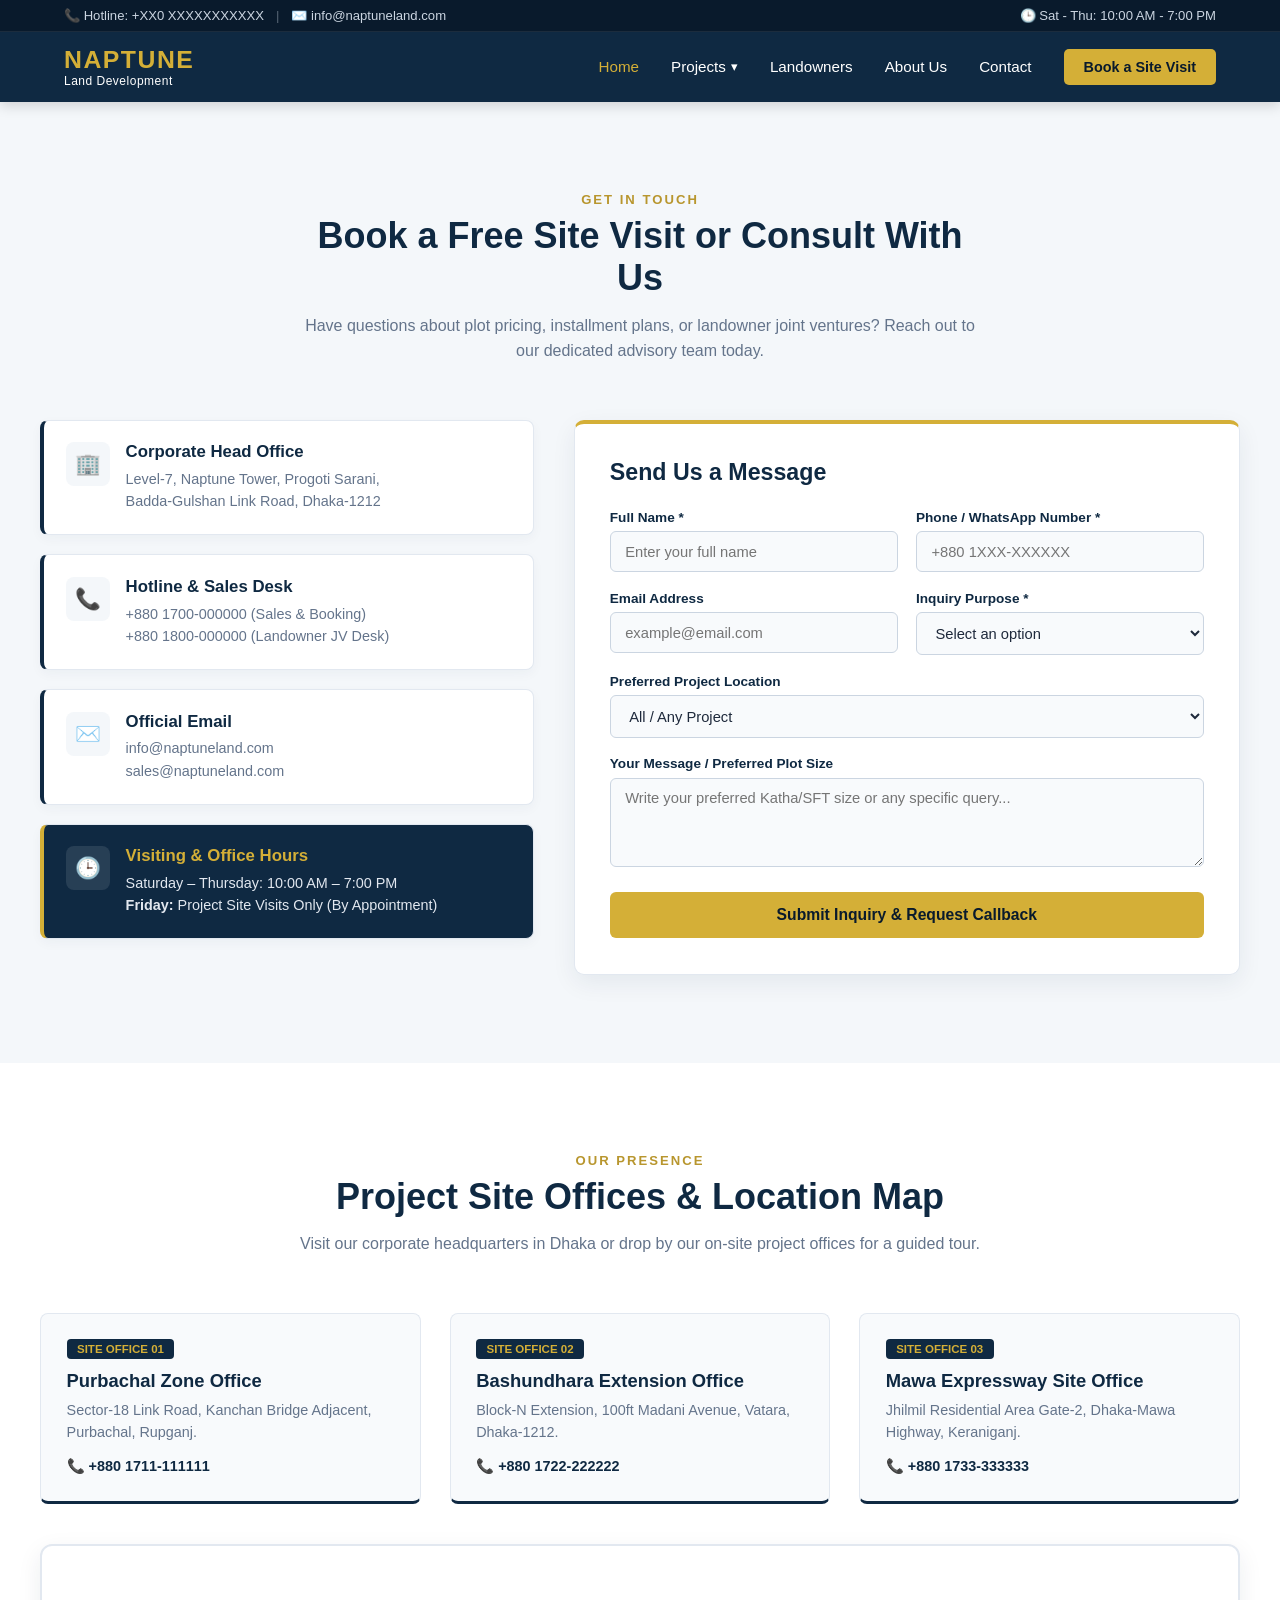
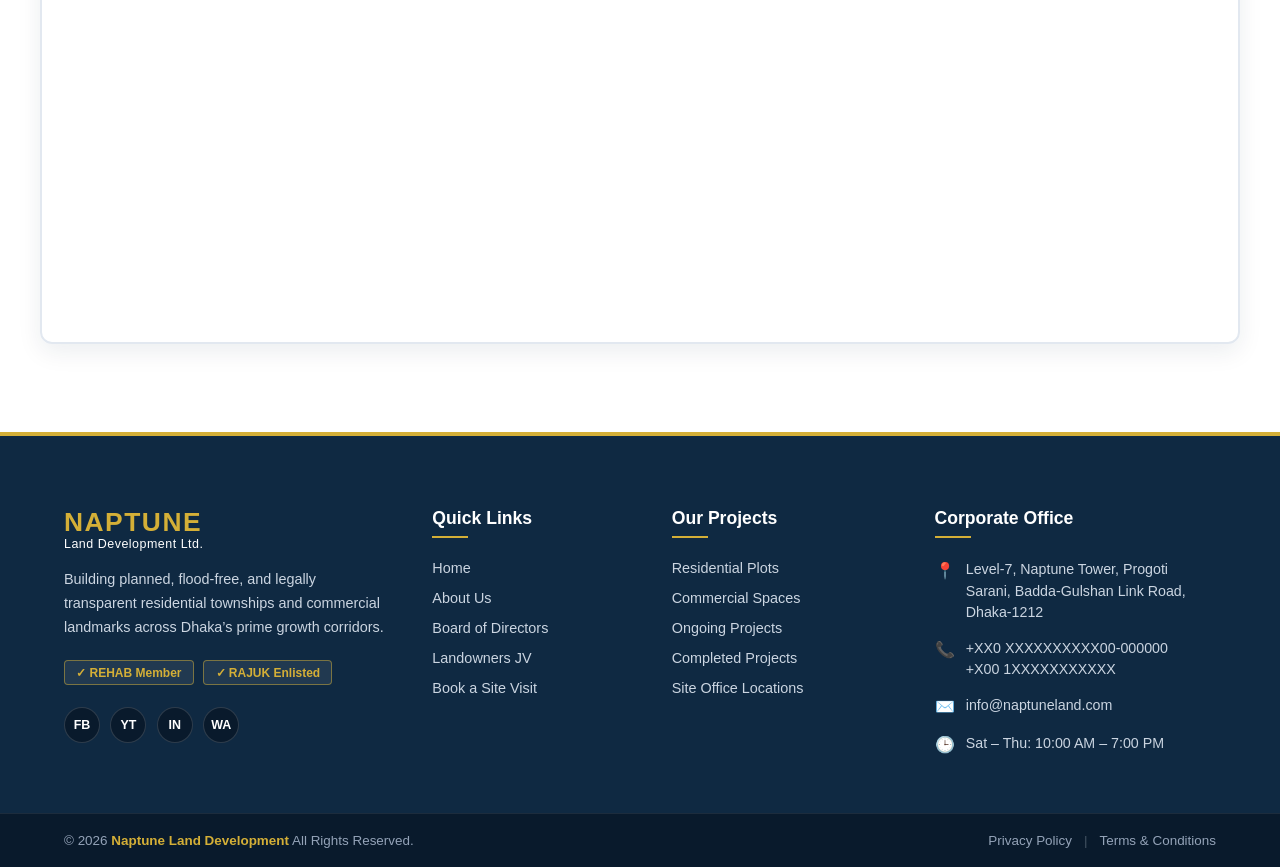
<file: contact.html>
<!DOCTYPE html>
<html lang="en">
<head>
  <meta charset="UTF-8">
  <meta name="viewport" content="width=device-width, initial-scale=1.0">
  <title>Naptune Land Development Ltd.</title>
  <link rel="stylesheet" href="style.css">
</head>
<body>

  <header class="site-header">
    <!-- Layer 1: Top Utility Bar -->
    <div class="top-bar">
      <div class="container top-bar-content">
        <div class="contact-info">
          <span>📞 Hotline: +XX0 XXXXXXXXXXX</span>
          <span class="divider">|</span>
          <span>✉️ info@naptuneland.com</span>
        </div>
        <div class="office-hours">
          <span>🕒 Sat - Thu: 10:00 AM - 7:00 PM</span>
        </div>
      </div>
    </div>

    <!-- Layer 2: Main Navigation Bar -->
    <nav class="main-nav">
      <div class="container nav-content">
        <!-- Brand Logo -->
        <a href="#" class="brand-logo">
          <span class="logo-title">NAPTUNE</span>
          <span class="logo-subtitle">Land Development </span>
        </a>

        <!-- Mobile Hamburger Button -->
        <button class="menu-toggle" id="menu-toggle" aria-label="Toggle Menu" aria-expanded="false">
          <span class="bar"></span>
          <span class="bar"></span>
          <span class="bar"></span>
        </button>

        <!-- Navigation Links -->
        <ul class="nav-list" id="nav-list">
          <li><a href="index.html" class="nav-link active">Home</a></li>

          <!-- Dropdown Item -->
          <li class="dropdown">
            <a href="#projects" class="nav-link dropdown-toggle" id="projects-toggle">
              Projects <span class="arrow">▾</span>
            </a>
            <ul class="dropdown-menu" id="projects-menu">
              <li><a href="residential.html" class="dropdown-link">Residential Plots</a></li>
              <li><a href="commercial.html" class="dropdown-link">Commercial Spaces</a></li>
              <li><a href="ongoing.html" class="dropdown-link">Ongoing Projects</a></li>
              <li><a href="completed.html" class="dropdown-link">Completed Projects</a></li>
            </ul>
          </li>

    <li><a href="landowners.html" class="nav-link">Landowners</a></li>
          <li><a href="about.html" class="nav-link">About Us</a></li>
          <li><a href="contact.html" class="nav-link">Contact</a></li>
		     <li><a href="contact.html" class="nav-btn">Book a Site Visit</a></li>
        </ul>
      </div>
    </nav>
  </header>

  <!-- Residential Plots Section -->
 <!-- ==========================================
     CONTACT SECTION 1: OFFICE INFO & INQUIRY FORM
=========================================== -->
<section class="contact-main-section" id="contact">
  <div class="cnt-container">

    <!-- Section Header -->
    <div class="cnt-header">
      <span class="cnt-tag">GET IN TOUCH</span>
      <h2 class="cnt-title">Book a Free Site Visit or Consult With Us</h2>
      <p class="cnt-subtitle">
        Have questions about plot pricing, installment plans, or landowner joint ventures? Reach out to our dedicated advisory team today.
      </p>
    </div>

    <!-- Split Grid: Left Info + Right Form -->
    <div class="cnt-split-grid">

      <!-- Left Column: Corporate Contact Cards -->
      <div class="cnt-info-column">
        <div class="cnt-info-card">
          <div class="cnt-icon-box">🏢</div>
          <div>
            <h4>Corporate Head Office</h4>
            <p>Level-7, Naptune Tower, Progoti Sarani,<br>Badda-Gulshan Link Road, Dhaka-1212</p>
          </div>
        </div>

        <div class="cnt-info-card">
          <div class="cnt-icon-box">📞</div>
          <div>
            <h4>Hotline & Sales Desk</h4>
            <p>+880 1700-000000 (Sales & Booking)<br>+880 1800-000000 (Landowner JV Desk)</p>
          </div>
        </div>

        <div class="cnt-info-card">
          <div class="cnt-icon-box">✉️</div>
          <div>
            <h4>Official Email</h4>
            <p>info@naptuneland.com<br>sales@naptuneland.com</p>
          </div>
        </div>

        <div class="cnt-info-card cnt-hours-highlight">
          <div class="cnt-icon-box">🕒</div>
          <div>
            <h4>Visiting & Office Hours</h4>
            <p>Saturday – Thursday: 10:00 AM – 7:00 PM<br><strong>Friday:</strong> Project Site Visits Only (By Appointment)</p>
          </div>
        </div>
      </div>

      <!-- Right Column: Inquiry & Site Visit Form -->
      <div class="cnt-form-wrapper">
        <h3 class="cnt-form-heading">Send Us a Message</h3>
        <form action="#" method="POST" class="cnt-form">
          
          <div class="cnt-form-row">
            <div class="cnt-input-group">
              <label for="full-name">Full Name *</label>
              <input type="text" id="full-name" name="full_name" placeholder="Enter your full name" required>
            </div>
            <div class="cnt-input-group">
              <label for="phone">Phone / WhatsApp Number *</label>
              <input type="tel" id="phone" name="phone" placeholder="+880 1XXX-XXXXXX" required>
            </div>
          </div>

          <div class="cnt-form-row">
            <div class="cnt-input-group">
              <label for="email">Email Address</label>
              <input type="email" id="email" name="email" placeholder="example@email.com">
            </div>
            <div class="cnt-input-group">
              <label for="interest">Inquiry Purpose *</label>
              <select id="interest" name="interest" required>
                <option value="" disabled selected>Select an option</option>
                <option value="residential">Buy Residential Plot</option>
                <option value="commercial">Buy Commercial Space / Plot</option>
                <option value="site-visit">Book a Free Friday Site Visit</option>
                <option value="landowner">Landowner Joint Venture (JV)</option>
              </select>
            </div>
          </div>

          <div class="cnt-input-group">
            <label for="project">Preferred Project Location</label>
            <select id="project" name="project">
              <option value="any" selected>All / Any Project</option>
              <option value="purbachal">Purbachal 300ft Adjacent Projects</option>
              <option value="bashundhara">Bashundhara R/A Extension Projects</option>
              <option value="mawa">Dhaka-Mawa Expressway Projects</option>
              <option value="tejgaon">Tejgaon / Badda Commercial Hubs</option>
            </select>
          </div>

          <div class="cnt-input-group">
            <label for="message">Your Message / Preferred Plot Size</label>
            <textarea id="message" name="message" rows="4" placeholder="Write your preferred Katha/SFT size or any specific query..."></textarea>
          </div>

          <button type="submit" class="cnt-submit-btn">Submit Inquiry & Request Callback</button>
        </form>
      </div>

    </div>
  </div>
</section>

<!-- ==========================================
     CONTACT SECTION 2: SITE OFFICES & GOOGLE MAP
=========================================== -->
<section class="contact-map-section" id="office-locations">
  <div class="cnt-container">

    <!-- Section Header -->
    <div class="cnt-header">
      <span class="cnt-tag">OUR PRESENCE</span>
      <h2 class="cnt-title">Project Site Offices & Location Map</h2>
      <p class="cnt-subtitle">
        Visit our corporate headquarters in Dhaka or drop by our on-site project offices for a guided tour.
      </p>
    </div>

    <!-- 3 Site Office Cards -->
    <div class="cnt-branches-grid">
      <div class="cnt-branch-card">
        <span class="cnt-branch-badge">Site Office 01</span>
        <h4>Purbachal Zone Office</h4>
        <p>Sector-18 Link Road, Kanchan Bridge Adjacent, Purbachal, Rupganj.</p>
        <span class="cnt-branch-phone">📞 +880 1711-111111</span>
      </div>

      <div class="cnt-branch-card">
        <span class="cnt-branch-badge">Site Office 02</span>
        <h4>Bashundhara Extension Office</h4>
        <p>Block-N Extension, 100ft Madani Avenue, Vatara, Dhaka-1212.</p>
        <span class="cnt-branch-phone">📞 +880 1722-222222</span>
      </div>

      <div class="cnt-branch-card">
        <span class="cnt-branch-badge">Site Office 03</span>
        <h4>Mawa Expressway Site Office</h4>
        <p>Jhilmil Residential Area Gate-2, Dhaka-Mawa Highway, Keraniganj.</p>
        <span class="cnt-branch-phone">📞 +880 1733-333333</span>
      </div>
    </div>

    <!-- Responsive Google Map Frame -->
    <div class="cnt-map-box">
      <iframe
        title="Naptune Land Development Ltd. Dhaka Location"
        src="https://google.com"
        loading="lazy"
        referrerpolicy="no-referrer-when-downgrade">
      </iframe>
    </div>

  </div>
</section>

<!-- Corporate Footer Section -->
<footer class="site-footer">
  <div class="ftr-container">

    <!-- Main 4-Column Footer Grid -->
    <div class="ftr-grid">

      
      <div class="ftr-col ftr-brand-col">
        <a href="#home" class="ftr-logo">
          <span class="ftr-logo-title">NAPTUNE</span>
          <span class="ftr-logo-sub">Land Development Ltd.</span>
        </a>
        <p class="ftr-about-text">
          Building planned, flood-free, and legally transparent residential townships and commercial landmarks across Dhaka’s prime growth corridors.
        </p>

        <!-- Real Estate Membership Badges -->
        <div class="ftr-badges">
          <span class="ftr-cert-badge">✓ REHAB Member</span>
          <span class="ftr-cert-badge">✓ RAJUK Enlisted</span>
        </div>

        <!-- Social Links -->
        <div class="ftr-socials">
          <a href="#" aria-label="Facebook">FB</a>
          <a href="#" aria-label="YouTube">YT</a>
          <a href="#" aria-label="LinkedIn">IN</a>
          <a href="#" aria-label="WhatsApp">WA</a>
        </div>
      </div>

      <!-- Column 2: Quick Navigation -->
      <div class="ftr-col">
        <h4 class="ftr-heading">Quick Links</h4>
        <ul class="ftr-links">
          <li><a href="#home">Home</a></li>
          <li><a href="#about">About Us</a></li>
          <li><a href="#board-of-directors">Board of Directors</a></li>
          <li><a href="#landowners-leadership">Landowners JV</a></li>
          <li><a href="#contact">Book a Site Visit</a></li>
        </ul>
      </div>

      <!-- Column 3: Project Categories -->
      <div class="ftr-col">
        <h4 class="ftr-heading">Our Projects</h4>
        <ul class="ftr-links">
          <li><a href="#residential">Residential Plots</a></li>
          <li><a href="#commercial">Commercial Spaces</a></li>
          <li><a href="#ongoing">Ongoing Projects</a></li>
          <li><a href="#completed">Completed Projects</a></li>
          <li><a href="#office-locations">Site Office Locations</a></li>
        </ul>
      </div>

      <!-- Column 4: Corporate Office & Hotline -->
      <div class="ftr-col">
        <h4 class="ftr-heading">Corporate Office</h4>
        <ul class="ftr-contact-list">
          <li>
            <span class="ftr-c-icon">📍</span>
            <span>Level-7, Naptune Tower, Progoti Sarani, Badda-Gulshan Link Road, Dhaka-1212</span>
          </li>
          <li>
            <span class="ftr-c-icon">📞</span>
            <span>+XX0 XXXXXXXXXX00-000000<br>+X00 1XXXXXXXXXXX</span>
          </li>
          <li>
            <span class="ftr-c-icon">✉️</span>
            <span>info@naptuneland.com</span>
          </li>
          <li>
            <span class="ftr-c-icon">🕒</span>
            <span>Sat – Thu: 10:00 AM – 7:00 PM</span>
          </li>
        </ul>
      </div>

    </div>
  </div>

  <!-- Bottom Copyright Bar -->
  <div class="ftr-bottom-bar">
    <div class="ftr-container ftr-bottom-content">
      <p>&copy; 2026 <strong>Naptune Land Development</strong> All Rights Reserved.</p>
      <div class="ftr-legal-links">
        <a href="#privacy">Privacy Policy</a>
        <span>|</span>
        <a href="#terms">Terms & Conditions</a>
      </div>
    </div>
  </div>
</footer>



  <script src="script.js"></script>
</body>
</html>









    <!-- ====================================Home page design==========================-->
	
	 <!-- ====================================Home page design==========================-->

 <!-- ====================================Home page design==========================-->

 <!-- ====================================Home page design==========================-->

 <!-- ====================================Home page design==========================-->

 <!-- ====================================Home page design==========================-->
</file>
<file: style.css>
/* Color Palette & Reset */
:root {
  --navy-dark: #091a2c;
  --navy-primary: #0f2942;
  --navy-hover: #163a5c;
  --gold-accent: #d4af37;
  --gold-hover: #b8962e;
  --white: #ffffff;
  --text-muted: #cbd5e1;
}

* {
  margin: 0;
  padding: 0;
  box-sizing: border-box;
  font-family: 'Segoe UI', Tahoma, Geneva, Verdana, sans-serif;
}

body {
  background-color: #f8fafc;
  min-height: 200vh;
}

.container {
  max-width: 1200px;
  margin: 0 auto;
  padding: 0 1.5rem;
}

/* Sticky Wrapper */
.site-header {
  position: sticky;
  top: 0;
  z-index: 1000;
  box-shadow: 0 4px 12px rgba(0, 0, 0, 0.15);
}

/* --- LAYER 1: TOP BAR --- */
.top-bar {
  background-color: var(--navy-dark);
  color: var(--text-muted);
  font-size: 0.82rem;
  padding: 0.5rem 0;
  border-bottom: 1px solid rgba(255, 255, 255, 0.08);
}

.top-bar-content {
  display: flex;
  justify-content: space-between;
  align-items: center;
}

.contact-info {
  display: flex;
  align-items: center;
  gap: 0.75rem;
}

.divider {
  opacity: 0.4;
}

/* --- LAYER 2: MAIN NAVBAR --- */
.main-nav {
  background-color: var(--navy-primary);
  padding: 0.9rem 0;
}

.nav-content {
  display: flex;
  justify-content: space-between;
  align-items: center;
}

/* Brand Logo */
.brand-logo {
  text-decoration: none;
  display: flex;
  flex-direction: column;
}

.logo-title {
  color: var(--gold-accent);
  font-size: 1.55rem;
  font-weight: 800;
  letter-spacing: 1.5px;
  line-height: 1.1;
}

.logo-subtitle {
  color: var(--white);
  font-size: 0.75rem;
  letter-spacing: 0.5px;
}

/* Desktop Links */
.nav-list {
  list-style: none;
  display: flex;
  align-items: center;
  gap: 2rem;
}

.nav-link {
  color: var(--white);
  text-decoration: none;
  font-size: 0.95rem;
  font-weight: 500;
  display: inline-flex;
  align-items: center;
  gap: 5px;
  transition: color 0.3s ease;
}

.nav-link:hover,
.nav-link.active {
  color: var(--gold-accent);
}

/* --- DROPDOWN SUBMENU (DESKTOP) --- */
.dropdown {
  position: relative;
}

.arrow {
  font-size: 0.8rem;
  transition: transform 0.3s ease;
}

.dropdown-menu {
  list-style: none;
  position: absolute;
  top: 140%;
  left: 0;
  min-width: 220px;
  background-color: var(--navy-dark);
  border-top: 3px solid var(--gold-accent);
  border-radius: 0 0 6px 6px;
  box-shadow: 0 8px 20px rgba(0, 0, 0, 0.25);
  opacity: 0;
  visibility: hidden;
  transform: translateY(10px);
  transition: all 0.25s ease;
  padding: 0.5rem 0;
}

/* Show dropdown on hover (Desktop only) */
@media (min-width: 769px) {
  .dropdown:hover .dropdown-menu {
    opacity: 1;
    visibility: visible;
    transform: translateY(0);
  }

  .dropdown:hover .arrow {
    transform: rotate(180deg);
  }
}

.dropdown-link {
  display: block;
  padding: 0.65rem 1.2rem;
  color: var(--white);
  text-decoration: none;
  font-size: 0.9rem;
  transition: background-color 0.2s ease, color 0.2s ease, padding-left 0.2s ease;
}

.dropdown-link:hover {
  background-color: var(--navy-hover);
  color: var(--gold-accent);
  padding-left: 1.5rem;
}

/* CTA Button */
.nav-btn {
  background-color: var(--gold-accent);
  color: var(--navy-dark);
  text-decoration: none;
  padding: 0.6rem 1.25rem;
  border-radius: 5px;
  font-weight: 700;
  font-size: 0.9rem;
  transition: background-color 0.3s ease;
}

.nav-btn:hover {
  background-color: var(--gold-hover);
}

/* Mobile Hamburger Icon */
.menu-toggle {
  display: none;
  flex-direction: column;
  gap: 5px;
  background: none;
  border: none;
  cursor: pointer;
}

.menu-toggle .bar {
  width: 26px;
  height: 3px;
  background-color: var(--white);
  border-radius: 2px;
  transition: all 0.3s ease;
}

/* --- RESPONSIVE DESIGN (MOBILE & TABLET) --- */
@media (max-width: 768px) {
  .office-hours,
  .contact-info span:nth-child(2),
  .contact-info span:nth-child(3) {
    display: none;
  }

  .top-bar-content {
    justify-content: center;
  }

  .menu-toggle {
    display: flex;
  }

  .nav-list {
    position: absolute;
    top: 100%;
    left: 0;
    width: 100%;
    background-color: var(--navy-primary);
    flex-direction: column;
    align-items: center;
    gap: 1.1rem;
    max-height: 0;
    overflow: hidden;
    padding: 0;
    transition: max-height 0.4s ease-in-out, padding 0.4s ease;
    border-top: 1px solid rgba(255, 255, 255, 0.1);
  }

  .nav-list.active {
    max-height: 550px;
    padding: 1.5rem 0;
  }

  /* Mobile Accordion Dropdown */
  .dropdown {
    width: 100%;
    text-align: center;
  }

  .dropdown-menu {
    position: static;
    opacity: 1;
    visibility: visible;
    transform: none;
    box-shadow: none;
    border-top: none;
    border-radius: 0;
    background-color: var(--navy-dark);
    max-height: 0;
    overflow: hidden;
    padding: 0;
    margin-top: 0;
    transition: max-height 0.3s ease, margin-top 0.3s ease;
  }

  .dropdown.open .dropdown-menu {
    max-height: 220px;
    margin-top: 0.6rem;
  }

  .dropdown.open .arrow {
    transform: rotate(180deg);
  }

  /* Hamburger to 'X' Animation */
  .menu-toggle.open .bar:nth-child(1) {
    transform: translateY(8px) rotate(45deg);
  }
  .menu-toggle.open .bar:nth-child(2) {
    opacity: 0;
  }
  .menu-toggle.open .bar:nth-child(3) {
    transform: translateY(-8px) rotate(-45deg);
  }
}

/* =========================================================
   SHARED CONTAINER & FONT
========================================================= */
.hero-banner,
.hero-search-section,
.hero-highlights-section {
  font-family: 'Segoe UI', Tahoma, Geneva, Verdana, sans-serif;
}

.hero-container {
  max-width: 1200px;
  margin: 0 auto;
  padding: 0 1.5rem;
}

/* =========================================================
   HERO PART 1: FULL-WIDTH VISUAL BANNER
========================================================= */
.hero-banner {
  background-image: url('images/banner.png');
  background-size: cover;
  background-position: center;
  position: relative;
}

.hero-overlay {
  background: linear-gradient(
    90deg,
    rgba(9, 26, 44, 0.92) 0%,
    rgba(15, 41, 66, 0.82) 55%,
    rgba(15, 41, 66, 0.45) 80%
  );
  padding: 6.5rem 0 8.5rem 0;
}

.hero-content {
  max-width: 680px;
}

.hero-badge {
  display: inline-block;
  background-color: rgba(212, 175, 55, 0.15);
  border: 1px solid #d4af37;
  color: #d4af37;
  font-size: 0.78rem;
  font-weight: 700;
  letter-spacing: 1.5px;
  padding: 0.4rem 0.9rem;
  border-radius: 4px;
  margin-bottom: 1.2rem;
}

.hero-title {
  color: #ffffff;
  font-size: 3rem;
  font-weight: 800;
  line-height: 1.18;
  margin: 0 0 1.2rem 0;
}

.hero-title span {
  color: #d4af37;
}

.hero-subtitle {
  color: #e2e8f0;
  font-size: 1.06rem;
  line-height: 1.65;
  margin: 0 0 2rem 0;
}

.hero-cta-group {
  display: flex;
  flex-wrap: wrap;
  gap: 1rem;
}

.hero-btn-gold,
.hero-btn-outline {
  text-decoration: none;
  padding: 0.85rem 1.75rem;
  border-radius: 6px;
  font-size: 0.96rem;
  font-weight: 700;
  transition: all 0.3s ease;
}

.hero-btn-gold {
  background-color: #d4af37;
  color: #091a2c;
  box-shadow: 0 6px 18px rgba(212, 175, 55, 0.3);
}

.hero-btn-gold:hover {
  background-color: #b8962e;
  transform: translateY(-2px);
}

.hero-btn-outline {
  border: 1.5px solid #ffffff;
  color: #ffffff;
  background-color: rgba(255, 255, 255, 0.05);
}

.hero-btn-outline:hover {
  background-color: #ffffff;
  color: #0f2942;
  transform: translateY(-2px);
}

/* =========================================================
   HERO PART 2: FLOATING QUICK SEARCH BAR
========================================================= */
.hero-search-section {
  position: relative;
  z-index: 10;
  margin-top: -52px;
}

.hero-search-box {
  background-color: #ffffff;
  border-radius: 10px;
  padding: 1.5rem 1.8rem;
  border-top: 4px solid #d4af37;
  box-shadow: 0 15px 35px rgba(9, 26, 44, 0.14);
}

.hero-search-form {
  display: grid;
  grid-template-columns: 1.1fr 1fr 1fr auto;
  gap: 1.2rem;
  align-items: end;
}

.hero-field {
  display: flex;
  flex-direction: column;
}

.hero-field label {
  color: #0f2942;
  font-size: 0.8rem;
  font-weight: 700;
  text-transform: uppercase;
  letter-spacing: 0.5px;
  margin-bottom: 0.45rem;
}

.hero-field select {
  width: 100%;
  padding: 0.75rem 0.9rem;
  border: 1.5px solid #cbd5e1;
  border-radius: 6px;
  background-color: #f8fafc;
  color: #1e293b;
  font-size: 0.92rem;
  font-weight: 600;
  font-family: inherit;
  cursor: pointer;
  transition: border-color 0.25s ease;
}

.hero-field select:focus {
  outline: none;
  border-color: #0f2942;
  background-color: #ffffff;
}

.hero-search-btn {
  background-color: #0f2942;
  color: #d4af37;
  border: none;
  padding: 0.8rem 1.6rem;
  border-radius: 6px;
  font-size: 0.95rem;
  font-weight: 700;
  cursor: pointer;
  white-space: nowrap;
  transition: background-color 0.3s ease, transform 0.2s ease;
}

.hero-search-btn:hover {
  background-color: #091a2c;
  transform: translateY(-2px);
}

/* =========================================================
   HERO PART 3: INSTANT TRUST HIGHLIGHT STRIP
========================================================= */
.hero-highlights-section {
  background-color: #ffffff;
  padding: 2.8rem 0 3.5rem 0;
  border-bottom: 1px solid #e2e8f0;
}

.hero-highlights-grid {
  display: grid;
  grid-template-columns: repeat(4, 1fr);
  gap: 1.5rem;
}

.hero-hl-card {
  display: flex;
  align-items: center;
  gap: 0.95rem;
  background-color: #f8fafc;
  border: 1px solid #e2e8f0;
  border-radius: 8px;
  padding: 1.1rem 1.2rem;
  transition: border-color 0.3s ease, transform 0.3s ease;
}

.hero-hl-card:hover {
  border-color: #d4af37;
  transform: translateY(-3px);
}

.hero-hl-icon {
  width: 44px;
  height: 44px;
  background-color: #0f2942;
  border-radius: 8px;
  display: flex;
  align-items: center;
  justify-content: center;
  font-size: 1.25rem;
  flex-shrink: 0;
}

.hero-hl-text h4 {
  color: #0f2942;
  font-size: 0.98rem;
  font-weight: 700;
  margin: 0 0 0.2rem 0;
}

.hero-hl-text p {
  color: #64748b;
  font-size: 0.8rem;
  margin: 0;
  line-height: 1.4;
}

/* =========================================================
   RESPONSIVE BREAKPOINTS
========================================================= */
@media (max-width: 992px) {
  .hero-search-form {
    grid-template-columns: repeat(2, 1fr);
  }

  .hero-search-action,
  .hero-search-btn {
    width: 100%;
  }

  .hero-highlights-grid {
    grid-template-columns: repeat(2, 1fr);
  }
}

@media (max-width: 600px) {
  .hero-overlay {
    padding: 4.5rem 0 6.5rem 0;
  }

  .hero-title {
    font-size: 2.1rem;
  }

  .hero-search-section {
    margin-top: -38px;
  }

  .hero-search-form {
    grid-template-columns: 1fr;
  }

  .hero-highlights-grid {
    grid-template-columns: 1fr;
  }
}


/*====================== Residential  Page Design==============================*/
/* Residential Section Styles */
.residential-section {
  background-color: #f4f7fa;
  padding: 5rem 1.5rem;
  font-family: 'Segoe UI', Tahoma, Geneva, Verdana, sans-serif;
}

.res-container {
  max-width: 1200px;
  margin: 0 auto;
}

/* Header Styling */
.res-header {
  text-align: center;
  max-width: 680px;
  margin: 0 auto 3.5rem auto;
}

.res-subtitle-tag {
  display: inline-block;
  color: #b8962e;
  font-size: 0.82rem;
  font-weight: 700;
  letter-spacing: 2px;
  text-transform: uppercase;
  margin-bottom: 0.5rem;
}

.res-title {
  color: #0f2942;
  font-size: 2.25rem;
  font-weight: 800;
  margin: 0 0 0.9rem 0;
}

.res-description {
  color: #64748b;
  font-size: 1rem;
  line-height: 1.6;
  margin: 0;
}

/* Responsive Grid Layout */
.res-grid {
  display: grid;
  grid-template-columns: repeat(auto-fit, minmax(320px, 1fr));
  gap: 2rem;
}

/* Individual Card Styling */
.res-card {
  background-color: #ffffff;
  border-radius: 10px;
  overflow: hidden;
  border: 1px solid #e2e8f0;
  box-shadow: 0 4px 15px rgba(15, 41, 66, 0.06);
  display: flex;
  flex-direction: column;
  transition: transform 0.3s ease, box-shadow 0.3s ease;
}

.res-card:hover {
  transform: translateY(-6px);
  box-shadow: 0 12px 26px rgba(15, 41, 66, 0.14);
}

/* Card Image & Badge */
.res-card-img {
  position: relative;
  height: 220px;
  overflow: hidden;
}

.res-card-img img {
  width: 100%;
  height: 100%;
  object-fit: cover;
  display: block;
  transition: transform 0.4s ease;
}

.res-card:hover .res-card-img img {
  transform: scale(1.06);
}

.res-badge {
  position: absolute;
  top: 14px;
  left: 14px;
  padding: 0.35rem 0.85rem;
  border-radius: 4px;
  font-size: 0.75rem;
  font-weight: 700;
  color: #ffffff;
  letter-spacing: 0.3px;
}

.badge-ready {
  background-color: #15803d;
}

.badge-ongoing {
  background-color: #0f2942;
  border: 1px solid #d4af37;
}

.badge-limited {
  background-color: #b45309;
}

/* Card Text & Details */
.res-card-content {
  padding: 1.5rem;
  display: flex;
  flex-direction: column;
  flex-grow: 1;
}

.res-location {
  color: #b8962e;
  font-size: 0.82rem;
  font-weight: 600;
  margin-bottom: 0.4rem;
}

.res-project-name {
  color: #0f2942;
  font-size: 1.35rem;
  font-weight: 700;
  margin: 0 0 0.6rem 0;
}

.res-project-info {
  color: #64748b;
  font-size: 0.92rem;
  line-height: 1.55;
  margin: 0 0 1.25rem 0;
}

/* Plot Specs (Katha & Price) */
.res-specs {
  display: flex;
  justify-content: space-between;
  background-color: #f4f7fa;
  padding: 0.85rem 1rem;
  border-radius: 6px;
  border-left: 3px solid #d4af37;
  margin-top: auto;
  margin-bottom: 1.4rem;
}

.spec-box {
  display: flex;
  flex-direction: column;
}

.spec-title {
  font-size: 0.75rem;
  color: #64748b;
  margin-bottom: 2px;
}

.spec-data {
  font-size: 0.95rem;
  font-weight: 700;
  color: #0f2942;
}

/* Card Buttons */
.res-actions {
  display: flex;
  gap: 0.8rem;
}

.res-btn-outline,
.res-btn-gold {
  flex: 1;
  text-align: center;
  text-decoration: none;
  padding: 0.65rem 0.9rem;
  border-radius: 5px;
  font-size: 0.88rem;
  font-weight: 700;
  transition: all 0.3s ease;
}

.res-btn-outline {
  border: 1.5px solid #0f2942;
  color: #0f2942;
}

.res-btn-outline:hover {
  background-color: #0f2942;
  color: #ffffff;
}

.res-btn-gold {
  background-color: #d4af37;
  color: #091a2c;
}

.res-btn-gold:hover {
  background-color: #b8962e;
}

/* Mobile Responsive Adjustment */
@media (max-width: 480px) {
  .residential-section {
    padding: 3.5rem 1rem;
  }

  .res-title {
    font-size: 1.75rem;
  }

  .res-grid {
    grid-template-columns: 1fr;
  }
}


/*====================== Commercial Page Design==============================*/
/* Commercial Section Styles */
.commercial-section {
  background-color: #ffffff;
  padding: 5rem 1.5rem;
  font-family: 'Segoe UI', Tahoma, Geneva, Verdana, sans-serif;
}

.com-container {
  max-width: 1200px;
  margin: 0 auto;
}

/* Header Styling */
.com-header {
  text-align: center;
  max-width: 680px;
  margin: 0 auto 3.5rem auto;
}

.com-subtitle-tag {
  display: inline-block;
  color: #b8962e;
  font-size: 0.82rem;
  font-weight: 700;
  letter-spacing: 2px;
  text-transform: uppercase;
  margin-bottom: 0.5rem;
}

.com-title {
  color: #0f2942;
  font-size: 2.25rem;
  font-weight: 800;
  margin: 0 0 0.9rem 0;
}

.com-description {
  color: #64748b;
  font-size: 1rem;
  line-height: 1.6;
  margin: 0;
}

/* Responsive Grid Layout */
.com-grid {
  display: grid;
  grid-template-columns: repeat(auto-fit, minmax(320px, 1fr));
  gap: 2rem;
}

/* Individual Commercial Card */
.com-card {
  background-color: #f8fafc;
  border-radius: 10px;
  overflow: hidden;
  border: 1px solid #e2e8f0;
  box-shadow: 0 4px 15px rgba(15, 41, 66, 0.05);
  display: flex;
  flex-direction: column;
  transition: transform 0.3s ease, box-shadow 0.3s ease, border-color 0.3s ease;
}

.com-card:hover {
  transform: translateY(-6px);
  border-color: #d4af37;
  box-shadow: 0 12px 28px rgba(15, 41, 66, 0.14);
}

/* Card Image & Category Badge */
.com-card-img {
  position: relative;
  height: 220px;
  overflow: hidden;
}

.com-card-img img {
  width: 100%;
  height: 100%;
  object-fit: cover;
  display: block;
  transition: transform 0.4s ease;
}

.com-card:hover .com-card-img img {
  transform: scale(1.06);
}

.com-badge {
  position: absolute;
  top: 14px;
  left: 14px;
  padding: 0.35rem 0.85rem;
  border-radius: 4px;
  font-size: 0.75rem;
  font-weight: 700;
  color: #ffffff;
  letter-spacing: 0.4px;
}

.badge-corporate {
  background-color: #0f2942;
  border-left: 3px solid #d4af37;
}

.badge-plot {
  background-color: #1e3a8a;
  border-left: 3px solid #d4af37;
}

.badge-ready {
  background-color: #15803d;
}

/* Card Content */
.com-card-content {
  padding: 1.5rem;
  display: flex;
  flex-direction: column;
  flex-grow: 1;
}

.com-location {
  color: #b8962e;
  font-size: 0.82rem;
  font-weight: 600;
  margin-bottom: 0.4rem;
}

.com-project-name {
  color: #0f2942;
  font-size: 1.35rem;
  font-weight: 700;
  margin: 0 0 0.6rem 0;
}

.com-project-info {
  color: #64748b;
  font-size: 0.92rem;
  line-height: 1.55;
  margin: 0 0 1rem 0;
}

/* Commercial Amenities Pills */
.com-features {
  display: flex;
  flex-wrap: wrap;
  gap: 0.45rem;
  margin-bottom: 1.25rem;
}

.com-features span {
  background-color: #ffffff;
  color: #0f2942;
  border: 1px solid #cbd5e1;
  font-size: 0.75rem;
  font-weight: 600;
  padding: 0.25rem 0.6rem;
  border-radius: 4px;
}

/* Commercial Specs (SFT / Katha & Price) */
.com-specs {
  display: flex;
  justify-content: space-between;
  background-color: #0f2942;
  padding: 0.9rem 1rem;
  border-radius: 6px;
  border-bottom: 3px solid #d4af37;
  margin-top: auto;
  margin-bottom: 1.3rem;
}

.com-spec-box {
  display: flex;
  flex-direction: column;
}

.com-spec-title {
  font-size: 0.74rem;
  color: #cbd5e1;
  margin-bottom: 2px;
}

.com-spec-data {
  font-size: 0.95rem;
  font-weight: 700;
  color: #ffffff;
}

/* Action Buttons */
.com-actions {
  display: flex;
  gap: 0.8rem;
}

.com-btn-outline,
.com-btn-gold {
  flex: 1;
  text-align: center;
  text-decoration: none;
  padding: 0.65rem 0.9rem;
  border-radius: 5px;
  font-size: 0.88rem;
  font-weight: 700;
  transition: all 0.3s ease;
}

.com-btn-outline {
  border: 1.5px solid #0f2942;
  color: #0f2942;
}

.com-btn-outline:hover {
  background-color: #0f2942;
  color: #ffffff;
}

.com-btn-gold {
  background-color: #d4af37;
  color: #091a2c;
}

.com-btn-gold:hover {
  background-color: #b8962e;
}

/* Mobile Responsive Adjustment */
@media (max-width: 480px) {
  .commercial-section {
    padding: 3.5rem 1rem;
  }

  .com-title {
    font-size: 1.75rem;
  }

  .com-grid {
    grid-template-columns: 1fr;
  }
}


/*====================== Ongoing Page Design==============================*/
/* Ongoing Projects Section Styles */
.ongoing-section {
  background-color: #f4f7fa;
  padding: 5rem 1.5rem;
  font-family: 'Segoe UI', Tahoma, Geneva, Verdana, sans-serif;
}

.ong-container {
  max-width: 1200px;
  margin: 0 auto;
}

/* Header Styling */
.ong-header {
  text-align: center;
  max-width: 680px;
  margin: 0 auto 3.5rem auto;
}

.ong-subtitle-tag {
  display: inline-block;
  color: #b8962e;
  font-size: 0.82rem;
  font-weight: 700;
  letter-spacing: 2px;
  text-transform: uppercase;
  margin-bottom: 0.5rem;
}

.ong-title {
  color: #0f2942;
  font-size: 2.25rem;
  font-weight: 800;
  margin: 0 0 0.9rem 0;
}

.ong-description {
  color: #64748b;
  font-size: 1rem;
  line-height: 1.6;
  margin: 0;
}

/* Responsive Grid Layout */
.ong-grid {
  display: grid;
  grid-template-columns: repeat(auto-fit, minmax(320px, 1fr));
  gap: 2rem;
}

/* Individual Ongoing Card */
.ong-card {
  background-color: #ffffff;
  border-radius: 10px;
  overflow: hidden;
  border: 1px solid #e2e8f0;
  box-shadow: 0 4px 15px rgba(15, 41, 66, 0.06);
  display: flex;
  flex-direction: column;
  transition: transform 0.3s ease, box-shadow 0.3s ease;
}

.ong-card:hover {
  transform: translateY(-6px);
  box-shadow: 0 12px 28px rgba(15, 41, 66, 0.14);
}

/* Card Image & Live Status Badge */
.ong-card-img {
  position: relative;
  height: 220px;
  overflow: hidden;
}

.ong-card-img img {
  width: 100%;
  height: 100%;
  object-fit: cover;
  display: block;
  transition: transform 0.4s ease;
}

.ong-card:hover .ong-card-img img {
  transform: scale(1.06);
}

.ong-badge {
  position: absolute;
  top: 14px;
  left: 14px;
  background-color: rgba(9, 26, 44, 0.9);
  backdrop-filter: blur(4px);
  border: 1px solid #d4af37;
  color: #ffffff;
  padding: 0.38rem 0.85rem;
  border-radius: 4px;
  font-size: 0.75rem;
  font-weight: 600;
  display: inline-flex;
  align-items: center;
  gap: 7px;
}

/* Live Blinking Indicator Dot */
.pulse-dot {
  width: 8px;
  height: 8px;
  background-color: #22c55e;
  border-radius: 50%;
  display: inline-block;
  animation: pulse 1.6s infinite;
}

@keyframes pulse {
  0% {
    box-shadow: 0 0 0 0 rgba(34, 197, 94, 0.75);
  }
  70% {
    box-shadow: 0 0 0 7px rgba(34, 197, 94, 0);
  }
  100% {
    box-shadow: 0 0 0 0 rgba(34, 197, 94, 0);
  }
}

/* Card Content */
.ong-card-content {
  padding: 1.5rem;
  display: flex;
  flex-direction: column;
  flex-grow: 1;
}

.ong-location {
  color: #b8962e;
  font-size: 0.82rem;
  font-weight: 600;
  margin-bottom: 0.4rem;
}

.ong-project-name {
  color: #0f2942;
  font-size: 1.35rem;
  font-weight: 700;
  margin: 0 0 0.6rem 0;
}

.ong-project-info {
  color: #64748b;
  font-size: 0.92rem;
  line-height: 1.55;
  margin: 0 0 1.2rem 0;
}

/* Progress Bar Styling */
.ong-progress-box {
  margin-top: auto;
  margin-bottom: 1.1rem;
}

.progress-label {
  display: flex;
  justify-content: space-between;
  font-size: 0.82rem;
  font-weight: 700;
  color: #0f2942;
  margin-bottom: 0.4rem;
}

.progress-percent {
  color: #b8962e;
}

.progress-track {
  width: 100%;
  height: 8px;
  background-color: #e2e8f0;
  border-radius: 99px;
  overflow: hidden;
}

.progress-fill {
  height: 100%;
  background: linear-gradient(90deg, #0f2942 0%, #d4af37 100%);
  border-radius: 99px;
}

/* Timeline & Specs Box */
.ong-specs {
  display: flex;
  justify-content: space-between;
  background-color: #f8fafc;
  padding: 0.8rem 1rem;
  border-radius: 6px;
  border: 1px solid #e2e8f0;
  border-left: 3px solid #0f2942;
  margin-bottom: 1.3rem;
}

.ong-spec-item {
  display: flex;
  flex-direction: column;
}

.ong-spec-label {
  font-size: 0.74rem;
  color: #64748b;
  margin-bottom: 2px;
}

.ong-spec-value {
  font-size: 0.92rem;
  font-weight: 700;
  color: #0f2942;
}

/* Action Buttons */
.ong-actions {
  display: flex;
  gap: 0.8rem;
}

.ong-btn-outline,
.ong-btn-gold {
  flex: 1;
  text-align: center;
  text-decoration: none;
  padding: 0.65rem 0.9rem;
  border-radius: 5px;
  font-size: 0.88rem;
  font-weight: 700;
  transition: all 0.3s ease;
}

.ong-btn-outline {
  border: 1.5px solid #0f2942;
  color: #0f2942;
}

.ong-btn-outline:hover {
  background-color: #0f2942;
  color: #ffffff;
}

.ong-btn-gold {
  background-color: #d4af37;
  color: #091a2c;
}

.ong-btn-gold:hover {
  background-color: #b8962e;
}

/* Mobile Responsive Adjustment */
@media (max-width: 480px) {
  .ongoing-section {
    padding: 3.5rem 1rem;
  }

  .ong-title {
    font-size: 1.75rem;
  }

  .ong-grid {
    grid-template-columns: 1fr;
  }
}

/*====================== Completed Page Design==============================*/
/* Completed Projects Section Styles */
.completed-section {
  background-color: #ffffff;
  padding: 5rem 1.5rem;
  font-family: 'Segoe UI', Tahoma, Geneva, Verdana, sans-serif;
}

.cmp-container {
  max-width: 1200px;
  margin: 0 auto;
}

/* Header Styling */
.cmp-header {
  text-align: center;
  max-width: 680px;
  margin: 0 auto 3.5rem auto;
}

.cmp-subtitle-tag {
  display: inline-block;
  color: #15803d;
  font-size: 0.82rem;
  font-weight: 700;
  letter-spacing: 2px;
  text-transform: uppercase;
  margin-bottom: 0.5rem;
}

.cmp-title {
  color: #0f2942;
  font-size: 2.25rem;
  font-weight: 800;
  margin: 0 0 0.9rem 0;
}

.cmp-description {
  color: #64748b;
  font-size: 1rem;
  line-height: 1.6;
  margin: 0;
}

/* Responsive Grid Layout */
.cmp-grid {
  display: grid;
  grid-template-columns: repeat(auto-fit, minmax(320px, 1fr));
  gap: 2rem;
}

/* Individual Completed Card */
.cmp-card {
  background-color: #f8fafc;
  border-radius: 10px;
  overflow: hidden;
  border: 1px solid #e2e8f0;
  box-shadow: 0 4px 15px rgba(15, 41, 66, 0.05);
  display: flex;
  flex-direction: column;
  transition: transform 0.3s ease, box-shadow 0.3s ease;
}

.cmp-card:hover {
  transform: translateY(-6px);
  box-shadow: 0 12px 26px rgba(15, 41, 66, 0.13);
}

/* Card Image & Handover Badge */
.cmp-card-img {
  position: relative;
  height: 220px;
  overflow: hidden;
}

.cmp-card-img img {
  width: 100%;
  height: 100%;
  object-fit: cover;
  display: block;
  transition: transform 0.4s ease;
}

.cmp-card:hover .cmp-card-img img {
  transform: scale(1.06);
}

.cmp-badge {
  position: absolute;
  top: 14px;
  left: 14px;
  background-color: #15803d;
  color: #ffffff;
  padding: 0.38rem 0.85rem;
  border-radius: 4px;
  font-size: 0.76rem;
  font-weight: 700;
  letter-spacing: 0.4px;
  box-shadow: 0 2px 8px rgba(0, 0, 0, 0.2);
}

/* Card Content */
.cmp-card-content {
  padding: 1.5rem;
  display: flex;
  flex-direction: column;
  flex-grow: 1;
}

.cmp-location {
  color: #b8962e;
  font-size: 0.82rem;
  font-weight: 600;
  margin-bottom: 0.4rem;
}

.cmp-project-name {
  color: #0f2942;
  font-size: 1.35rem;
  font-weight: 700;
  margin: 0 0 0.6rem 0;
}

.cmp-project-info {
  color: #64748b;
  font-size: 0.92rem;
  line-height: 1.55;
  margin: 0 0 1.25rem 0;
}

/* Achievement Metrics Box */
.cmp-metrics {
  display: flex;
  align-items: center;
  justify-content: space-between;
  background-color: #ffffff;
  padding: 0.85rem 1rem;
  border-radius: 6px;
  border: 1px solid #e2e8f0;
  margin-top: auto;
  margin-bottom: 1.3rem;
}

.cmp-metric-item {
  display: flex;
  flex-direction: column;
}

.cmp-metric-divider {
  width: 1px;
  height: 28px;
  background-color: #cbd5e1;
}

.cmp-metric-label {
  font-size: 0.74rem;
  color: #64748b;
  margin-bottom: 2px;
}

.cmp-metric-value {
  font-size: 0.92rem;
  font-weight: 700;
  color: #0f2942;
}

/* Single Full-Width Gallery Button */
.cmp-actions {
  display: flex;
}

.cmp-btn-outline {
  width: 100%;
  text-align: center;
  text-decoration: none;
  padding: 0.68rem 1rem;
  border-radius: 5px;
  font-size: 0.88rem;
  font-weight: 700;
  border: 1.5px solid #0f2942;
  color: #0f2942;
  transition: all 0.3s ease;
}

.cmp-btn-outline:hover {
  background-color: #0f2942;
  color: #d4af37;
}

/* Mobile Responsive Adjustment */
@media (max-width: 480px) {
  .completed-section {
    padding: 3.5rem 1rem;
  }

  .cmp-title {
    font-size: 1.75rem;
  }

  .cmp-grid {
    grid-template-columns: 1fr;
  }
}

/*====================== Home Page Design==============================*/
/* Leadership & Board of Directors Section */
.leadership-section {
  background-color: #f4f7fa;
  padding: 5.5rem 1.5rem;
  font-family: 'Segoe UI', Tahoma, Geneva, Verdana, sans-serif;
}

.ldr-container {
  max-width: 1200px;
  margin: 0 auto;
}

/* Header Styling */
.ldr-header {
  text-align: center;
  max-width: 680px;
  margin: 0 auto 3.5rem auto;
}

.ldr-subtitle-tag {
  display: inline-block;
  color: #b8962e;
  font-size: 0.82rem;
  font-weight: 700;
  letter-spacing: 2px;
  text-transform: uppercase;
  margin-bottom: 0.5rem;
}

.ldr-title {
  color: #0f2942;
  font-size: 2.25rem;
  font-weight: 800;
  margin: 0 0 0.9rem 0;
}

.ldr-description {
  color: #64748b;
  font-size: 1rem;
  line-height: 1.6;
  margin: 0;
}

/* ==========================================
   TIER 1: CHAIRMAN & MANAGING DIRECTOR
========================================== */
.ldr-executives-grid {
  display: grid;
  grid-template-columns: repeat(2, 1fr);
  gap: 2rem;
  margin-bottom: 3.5rem;
}

.ldr-exec-card {
  background-color: #ffffff;
  border-radius: 12px;
  overflow: hidden;
  border: 1px solid #e2e8f0;
  border-top: 4px solid #d4af37;
  box-shadow: 0 6px 20px rgba(15, 41, 66, 0.07);
  display: flex;
  align-items: stretch;
  transition: transform 0.3s ease, box-shadow 0.3s ease;
}

.ldr-exec-card:hover {
  transform: translateY(-5px);
  box-shadow: 0 14px 30px rgba(15, 41, 66, 0.14);
}

.ldr-exec-img {
  flex: 0 0 210px;
  overflow: hidden;
  background-color: #0f2942;
}

.ldr-exec-img img {
  width: 100%;
  height: 100%;
  object-fit: cover;
  object-position: top center;
  display: block;
}

.ldr-exec-info {
  padding: 1.6rem;
  display: flex;
  flex-direction: column;
  justify-content: center;
}

.ldr-role-badge {
  align-self: flex-start;
  background-color: #0f2942;
  color: #d4af37;
  font-size: 0.75rem;
  font-weight: 700;
  letter-spacing: 0.8px;
  text-transform: uppercase;
  padding: 0.3rem 0.75rem;
  border-radius: 4px;
  margin-bottom: 0.65rem;
}

.ldr-name {
  color: #0f2942;
  font-size: 1.3rem;
  font-weight: 800;
  margin: 0 0 0.65rem 0;
}

.ldr-quote {
  color: #0f2942;
  font-size: 0.9rem;
  font-style: italic;
  font-weight: 600;
  line-height: 1.5;
  border-left: 3px solid #d4af37;
  padding-left: 0.75rem;
  margin: 0 0 0.75rem 0;
}

.ldr-bio {
  color: #64748b;
  font-size: 0.86rem;
  line-height: 1.55;
  margin: 0;
}

/* ==========================================
   DIVIDER LINE FOR BOARD OF DIRECTORS
========================================== */
.ldr-sub-divider {
  text-align: center;
  position: relative;
  margin-bottom: 2.5rem;
}

.ldr-sub-divider::before {
  content: "";
  position: absolute;
  top: 50%;
  left: 0;
  width: 100%;
  height: 1px;
  background-color: #cbd5e1;
  z-index: 1;
}

.ldr-sub-divider span {
  position: relative;
  z-index: 2;
  background-color: #f4f7fa;
  padding: 0 1.2rem;
  color: #0f2942;
  font-size: 0.85rem;
  font-weight: 800;
  letter-spacing: 2px;
}

/* ==========================================
   TIER 2: BOARD OF DIRECTORS GRID
========================================== */
.ldr-directors-grid {
  display: grid;
  grid-template-columns: repeat(auto-fit, minmax(280px, 1fr));
  gap: 2rem;
}

.ldr-dir-card {
  background-color: #ffffff;
  border-radius: 10px;
  overflow: hidden;
  border: 1px solid #e2e8f0;
  box-shadow: 0 4px 15px rgba(15, 41, 66, 0.05);
  text-align: center;
  transition: transform 0.3s ease, box-shadow 0.3s ease, border-color 0.3s ease;
}

.ldr-dir-card:hover {
  transform: translateY(-6px);
  border-color: #d4af37;
  box-shadow: 0 12px 26px rgba(15, 41, 66, 0.13);
}

.ldr-dir-img {
  height: 260px;
  overflow: hidden;
  background-color: #e2e8f0;
}

.ldr-dir-img img {
  width: 100%;
  height: 100%;
  object-fit: cover;
  object-position: top center;
  display: block;
  transition: transform 0.4s ease;
}

.ldr-dir-card:hover .ldr-dir-img img {
  transform: scale(1.05);
}

.ldr-dir-body {
  padding: 1.4rem 1.3rem 1.6rem 1.3rem;
}

.ldr-dir-name {
  color: #0f2942;
  font-size: 1.18rem;
  font-weight: 700;
  margin: 0 0 0.3rem 0;
}

.ldr-dir-role {
  display: block;
  color: #b8962e;
  font-size: 0.84rem;
  font-weight: 700;
  margin-bottom: 0.75rem;
}

.ldr-dir-desc {
  color: #64748b;
  font-size: 0.88rem;
  line-height: 1.55;
  margin: 0;
}

/* ==========================================
   RESPONSIVE BREAKPOINTS
========================================== */
@media (max-width: 992px) {
  .ldr-executives-grid {
    grid-template-columns: 1fr;
  }
}

@media (max-width: 576px) {
  .leadership-section {
    padding: 3.5rem 1rem;
  }

  .ldr-title {
    font-size: 1.75rem;
  }

  .ldr-exec-card {
    flex-direction: column;
  }

  .ldr-exec-img {
    flex: none;
    height: 280px;
  }
}


/*====================== Landowners Page Design==============================*/
.lnd-leadership-section {
  background-color: #f4f7fa;
  padding: 5.5rem 1.5rem;
  font-family: 'Segoe UI', Tahoma, Geneva, Verdana, sans-serif;
}

.lnd-ldr-container {
  max-width: 1200px;
  margin: 0 auto;
}

/* Section Header */
.lnd-ldr-header {
  text-align: center;
  max-width: 680px;
  margin: 0 auto 3.5rem auto;
}

.lnd-ldr-tag {
  display: inline-block;
  color: #b8962e;
  font-size: 0.82rem;
  font-weight: 700;
  letter-spacing: 2px;
  text-transform: uppercase;
  margin-bottom: 0.5rem;
}

.lnd-ldr-title {
  color: #0f2942;
  font-size: 2.25rem;
  font-weight: 800;
  margin: 0 0 0.85rem 0;
}

.lnd-ldr-subtitle {
  color: #64748b;
  font-size: 1rem;
  line-height: 1.6;
  margin: 0;
}

/* ==========================================
   TIER 1: CHAIRMAN & MANAGING DIRECTOR
========================================== */
.lnd-ldr-exec-grid {
  display: grid;
  grid-template-columns: repeat(2, 1fr);
  gap: 2rem;
  margin-bottom: 3.5rem;
}

.lnd-ldr-exec-card {
  background-color: #ffffff;
  border: 1px solid #e2e8f0;
  border-left: 5px solid #0f2942;
  border-radius: 10px;
  padding: 2rem;
  box-shadow: 0 6px 20px rgba(15, 41, 66, 0.06);
  display: flex;
  flex-direction: column;
  justify-content: space-between;
  transition: transform 0.3s ease, box-shadow 0.3s ease;
}

.lnd-ldr-exec-card.lnd-ldr-accent {
  border-left-color: #d4af37;
}

.lnd-ldr-exec-card:hover {
  transform: translateY(-5px);
  box-shadow: 0 14px 28px rgba(15, 41, 66, 0.13);
}

.lnd-ldr-exec-top {
  display: flex;
  align-items: center;
  gap: 1.25rem;
  margin-bottom: 1.3rem;
}

.lnd-ldr-photo {
  width: 90px;
  height: 90px;
  border-radius: 10px;
  overflow: hidden;
  border: 2px solid #d4af37;
  flex-shrink: 0;
  background-color: #0f2942;
}

.lnd-ldr-photo img {
  width: 100%;
  height: 100%;
  object-fit: cover;
  object-position: top center;
  display: block;
}

.lnd-ldr-meta {
  display: flex;
  flex-direction: column;
}

.lnd-ldr-badge {
  align-self: flex-start;
  background-color: #0f2942;
  color: #d4af37;
  font-size: 0.72rem;
  font-weight: 700;
  letter-spacing: 0.8px;
  text-transform: uppercase;
  padding: 0.25rem 0.7rem;
  border-radius: 4px;
  margin-bottom: 0.45rem;
}

.lnd-ldr-name {
  color: #0f2942;
  font-size: 1.25rem;
  font-weight: 800;
  margin: 0 0 0.25rem 0;
}

.lnd-ldr-focus {
  color: #b8962e;
  font-size: 0.82rem;
  font-weight: 600;
}

.lnd-ldr-pledge {
  background-color: #f8fafc;
  border-radius: 6px;
  padding: 1rem 1.15rem;
  color: #334155;
  font-size: 0.92rem;
  font-style: italic;
  line-height: 1.6;
  margin: 0;
  border: 1px solid #e2e8f0;
}

/* ==========================================
   DIVIDER LINE
========================================== */
.lnd-ldr-divider {
  text-align: center;
  position: relative;
  margin-bottom: 2.5rem;
}

.lnd-ldr-divider::before {
  content: "";
  position: absolute;
  top: 50%;
  left: 0;
  width: 100%;
  height: 1px;
  background-color: #cbd5e1;
  z-index: 1;
}

.lnd-ldr-divider span {
  position: relative;
  z-index: 2;
  background-color: #f4f7fa;
  padding: 0 1.2rem;
  color: #0f2942;
  font-size: 0.82rem;
  font-weight: 800;
  letter-spacing: 1.8px;
}

/* ==========================================
   TIER 2: SPECIALIZED DIRECTORS GRID
========================================== */
.lnd-ldr-dir-grid {
  display: grid;
  grid-template-columns: repeat(auto-fit, minmax(280px, 1fr));
  gap: 2rem;
}

.lnd-ldr-dir-card {
  background-color: #ffffff;
  border: 1px solid #e2e8f0;
  border-radius: 10px;
  overflow: hidden;
  text-align: center;
  box-shadow: 0 4px 15px rgba(15, 41, 66, 0.05);
  transition: transform 0.3s ease, border-color 0.3s ease, box-shadow 0.3s ease;
}

.lnd-ldr-dir-card:hover {
  transform: translateY(-6px);
  border-color: #d4af37;
  box-shadow: 0 12px 26px rgba(15, 41, 66, 0.12);
}

.lnd-ldr-dir-img {
  height: 250px;
  overflow: hidden;
  background-color: #e2e8f0;
}

.lnd-ldr-dir-img img {
  width: 100%;
  height: 100%;
  object-fit: cover;
  object-position: top center;
  display: block;
  transition: transform 0.4s ease;
}

.lnd-ldr-dir-card:hover .lnd-ldr-dir-img img {
  transform: scale(1.05);
}

.lnd-ldr-dir-body {
  padding: 1.4rem 1.3rem 1.6rem 1.3rem;
}

.lnd-ldr-dir-name {
  color: #0f2942;
  font-size: 1.15rem;
  font-weight: 700;
  margin: 0 0 0.3rem 0;
}

.lnd-ldr-dir-role {
  display: block;
  color: #b8962e;
  font-size: 0.84rem;
  font-weight: 700;
  margin-bottom: 0.7rem;
}

.lnd-ldr-dir-desc {
  color: #64748b;
  font-size: 0.88rem;
  line-height: 1.55;
  margin: 0;
}

/* ==========================================
   RESPONSIVE ADJUSTMENTS
========================================== */
@media (max-width: 860px) {
  .lnd-ldr-exec-grid {
    grid-template-columns: 1fr;
  }
}

@media (max-width: 480px) {
  .lnd-leadership-section {
    padding: 3.5rem 1rem;
  }

  .lnd-ldr-title {
    font-size: 1.75rem;
  }

  .lnd-ldr-exec-top {
    flex-direction: column;
    text-align: center;
  }

  .lnd-ldr-badge {
    align-self: center;
  }
}

/*-------------------------------------============================= About Us Page design =========================*/
/* ==========================================
   SHARED CONTAINER & TYPOGRAPHY
========================================== */
.about-overview-section,
.about-values-section {
  font-family: 'Segoe UI', Tahoma, Geneva, Verdana, sans-serif;
  padding: 5.5rem 1.5rem;
}

.abt-container {
  max-width: 1200px;
  margin: 0 auto;
}

.abt-subtitle-tag {
  display: inline-block;
  color: #b8962e;
  font-size: 0.82rem;
  font-weight: 700;
  letter-spacing: 2px;
  text-transform: uppercase;
  margin-bottom: 0.5rem;
}

.abt-title {
  color: #0f2942;
  font-size: 2.25rem;
  font-weight: 800;
  line-height: 1.25;
  margin: 0 0 1rem 0;
}

/* ==========================================
   SECTION 1: COMPANY OVERVIEW & STATS
========================================== */
.about-overview-section {
  background-color: #f4f7fa;
}

.abt-split-grid {
  display: grid;
  grid-template-columns: 1fr 1.15fr;
  gap: 3.5rem;
  align-items: center;
}

/* Image & Floating Experience Card */
.abt-image-wrapper {
  position: relative;
}

.abt-image-wrapper img {
  width: 100%;
  height: 460px;
  object-fit: cover;
  border-radius: 12px;
  display: block;
  box-shadow: 0 14px 30px rgba(15, 41, 66, 0.14);
}

.abt-exp-card {
  position: absolute;
  bottom: -22px;
  right: 24px;
  background-color: #0f2942;
  border-bottom: 4px solid #d4af37;
  color: #ffffff;
  padding: 1.2rem 1.5rem;
  border-radius: 8px;
  display: flex;
  align-items: center;
  gap: 0.9rem;
  box-shadow: 0 10px 25px rgba(9, 26, 44, 0.25);
}

.abt-exp-number {
  color: #d4af37;
  font-size: 2.2rem;
  font-weight: 800;
  line-height: 1;
}

.abt-exp-text {
  font-size: 0.85rem;
  font-weight: 600;
  line-height: 1.35;
  color: #f8fafc;
}

/* Right Column Text */
.abt-lead-text {
  color: #1e293b;
  font-size: 1.05rem;
  line-height: 1.65;
  margin: 0 0 0.9rem 0;
}

.abt-body-text {
  color: #64748b;
  font-size: 0.95rem;
  line-height: 1.65;
  margin: 0 0 1.4rem 0;
}

.abt-checklist {
  list-style: none;
  padding: 0;
  margin: 0 0 1.8rem 0;
  display: flex;
  flex-direction: column;
  gap: 0.65rem;
}

.abt-checklist li {
  color: #0f2942;
  font-size: 0.95rem;
  font-weight: 600;
}

/* Stats Row */
.abt-stats-row {
  display: grid;
  grid-template-columns: repeat(3, 1fr);
  gap: 1rem;
  background-color: #ffffff;
  padding: 1.2rem;
  border-radius: 8px;
  border: 1px solid #e2e8f0;
  border-left: 4px solid #d4af37;
}

.abt-stat-box {
  display: flex;
  flex-direction: column;
}

.abt-stat-num {
  color: #0f2942;
  font-size: 1.5rem;
  font-weight: 800;
  line-height: 1.2;
}

.abt-stat-label {
  color: #64748b;
  font-size: 0.78rem;
  font-weight: 600;
  margin-top: 2px;
}

/* ==========================================
   SECTION 2: MISSION, VISION & CORE PILLARS
========================================== */
.about-values-section {
  background-color: #ffffff;
}

.abt-header {
  text-align: center;
  max-width: 660px;
  margin: 0 auto 3.5rem auto;
}

.abt-header-desc {
  color: #64748b;
  font-size: 1rem;
  line-height: 1.6;
  margin: 0;
}

/* Mission & Vision Grid */
.abt-mv-grid {
  display: grid;
  grid-template-columns: repeat(2, 1fr);
  gap: 2rem;
  margin-bottom: 2.5rem;
}

.abt-mv-card {
  background-color: #f8fafc;
  border: 1px solid #e2e8f0;
  border-top: 4px solid #0f2942;
  border-radius: 10px;
  padding: 2.2rem;
  box-shadow: 0 4px 15px rgba(15, 41, 66, 0.05);
}

.abt-mv-card.abt-mv-dark {
  background-color: #0f2942;
  border-color: #0f2942;
  border-top: 4px solid #d4af37;
  color: #ffffff;
}

.abt-mv-icon {
  font-size: 2rem;
  margin-bottom: 0.9rem;
}

.abt-mv-card h3 {
  color: #0f2942;
  font-size: 1.4rem;
  font-weight: 700;
  margin: 0 0 0.75rem 0;
}

.abt-mv-card.abt-mv-dark h3 {
  color: #d4af37;
}

.abt-mv-card p {
  color: #64748b;
  font-size: 0.95rem;
  line-height: 1.65;
  margin: 0;
}

.abt-mv-card.abt-mv-dark p {
  color: #cbd5e1;
}

/* 4 Core Pillars Grid */
.abt-pillars-grid {
  display: grid;
  grid-template-columns: repeat(auto-fit, minmax(240px, 1fr));
  gap: 1.5rem;
}

.abt-pillar-card {
  background-color: #f8fafc;
  border: 1px solid #e2e8f0;
  border-radius: 8px;
  padding: 1.6rem;
  transition: transform 0.3s ease, border-color 0.3s ease, box-shadow 0.3s ease;
}

.abt-pillar-card:hover {
  transform: translateY(-5px);
  border-color: #d4af37;
  box-shadow: 0 10px 22px rgba(15, 41, 66, 0.1);
}

.abt-pillar-num {
  display: inline-block;
  color: #d4af37;
  background-color: #0f2942;
  font-size: 0.8rem;
  font-weight: 800;
  padding: 0.25rem 0.6rem;
  border-radius: 4px;
  margin-bottom: 0.85rem;
}

.abt-pillar-card h4 {
  color: #0f2942;
  font-size: 1.12rem;
  font-weight: 700;
  margin: 0 0 0.5rem 0;
}

.abt-pillar-card p {
  color: #64748b;
  font-size: 0.88rem;
  line-height: 1.55;
  margin: 0;
}

/* ==========================================
   RESPONSIVE BREAKPOINTS
========================================== */
@media (max-width: 900px) {
  .abt-split-grid {
    grid-template-columns: 1fr;
    gap: 3rem;
  }

  .abt-image-wrapper img {
    height: 360px;
  }

  .abt-mv-grid {
    grid-template-columns: 1fr;
  }
}

@media (max-width: 480px) {
  .about-overview-section,
  .about-values-section {
    padding: 3.5rem 1rem;
  }

  .abt-title {
    font-size: 1.75rem;
  }

  .abt-exp-card {
    right: 12px;
    bottom: -16px;
    padding: 0.9rem 1.1rem;
  }

  .abt-stats-row {
    grid-template-columns: 1fr;
    gap: 0.9rem;
  }
}


/*-------------------------======================== Contact Us      ===========================*/
/* ==========================================
   SHARED STYLES FOR CONTACT SECTIONS
========================================== */
.contact-main-section,
.contact-map-section {
  font-family: 'Segoe UI', Tahoma, Geneva, Verdana, sans-serif;
  padding: 5.5rem 1.5rem;
}

.cnt-container {
  max-width: 1200px;
  margin: 0 auto;
}

.cnt-header {
  text-align: center;
  max-width: 680px;
  margin: 0 auto 3.5rem auto;
}

.cnt-tag {
  display: inline-block;
  color: #b8962e;
  font-size: 0.82rem;
  font-weight: 700;
  letter-spacing: 2px;
  text-transform: uppercase;
  margin-bottom: 0.5rem;
}

.cnt-title {
  color: #0f2942;
  font-size: 2.25rem;
  font-weight: 800;
  margin: 0 0 0.85rem 0;
}

.cnt-subtitle {
  color: #64748b;
  font-size: 1rem;
  line-height: 1.6;
  margin: 0;
}

/* ==========================================
   SECTION 1: OFFICE INFO & INQUIRY FORM
========================================== */
.contact-main-section {
  background-color: #f4f7fa;
}

.cnt-split-grid {
  display: grid;
  grid-template-columns: 1fr 1.35fr;
  gap: 2.5rem;
  align-items: start;
}

/* Left Info Cards */
.cnt-info-column {
  display: flex;
  flex-direction: column;
  gap: 1.2rem;
}

.cnt-info-card {
  background-color: #ffffff;
  border: 1px solid #e2e8f0;
  border-left: 4px solid #0f2942;
  border-radius: 8px;
  padding: 1.35rem;
  display: flex;
  align-items: flex-start;
  gap: 1rem;
  box-shadow: 0 4px 12px rgba(15, 41, 66, 0.04);
}

.cnt-info-card.cnt-hours-highlight {
  background-color: #0f2942;
  border-left-color: #d4af37;
  color: #ffffff;
}

.cnt-icon-box {
  width: 44px;
  height: 44px;
  background-color: #f4f7fa;
  border-radius: 8px;
  display: flex;
  align-items: center;
  justify-content: center;
  font-size: 1.3rem;
  flex-shrink: 0;
}

.cnt-hours-highlight .cnt-icon-box {
  background-color: rgba(255, 255, 255, 0.1);
}

.cnt-info-card h4 {
  color: #0f2942;
  font-size: 1.05rem;
  font-weight: 700;
  margin: 0 0 0.35rem 0;
}

.cnt-hours-highlight h4 {
  color: #d4af37;
}

.cnt-info-card p {
  color: #64748b;
  font-size: 0.9rem;
  line-height: 1.55;
  margin: 0;
}

.cnt-hours-highlight p {
  color: #e2e8f0;
}

/* Right Form Wrapper */
.cnt-form-wrapper {
  background-color: #ffffff;
  border: 1px solid #e2e8f0;
  border-top: 4px solid #d4af37;
  border-radius: 10px;
  padding: 2.2rem;
  box-shadow: 0 8px 25px rgba(15, 41, 66, 0.07);
}

.cnt-form-heading {
  color: #0f2942;
  font-size: 1.45rem;
  font-weight: 800;
  margin: 0 0 1.5rem 0;
}

.cnt-form {
  display: flex;
  flex-direction: column;
  gap: 1.15rem;
}

.cnt-form-row {
  display: grid;
  grid-template-columns: repeat(2, 1fr);
  gap: 1.15rem;
}

.cnt-input-group {
  display: flex;
  flex-direction: column;
}

.cnt-input-group label {
  color: #0f2942;
  font-size: 0.85rem;
  font-weight: 700;
  margin-bottom: 0.4rem;
}

.cnt-input-group input,
.cnt-input-group select,
.cnt-input-group textarea {
  width: 100%;
  padding: 0.72rem 0.9rem;
  border: 1.5px solid #cbd5e1;
  border-radius: 6px;
  font-size: 0.92rem;
  color: #1e293b;
  background-color: #f8fafc;
  font-family: inherit;
  transition: border-color 0.25s ease, background-color 0.25s ease, box-shadow 0.25s ease;
}

.cnt-input-group input:focus,
.cnt-input-group select:focus,
.cnt-input-group textarea:focus {
  outline: none;
  border-color: #0f2942;
  background-color: #ffffff;
  box-shadow: 0 0 0 3px rgba(15, 41, 66, 0.1);
}

.cnt-submit-btn {
  background-color: #d4af37;
  color: #091a2c;
  border: none;
  padding: 0.9rem 1.5rem;
  border-radius: 6px;
  font-size: 0.98rem;
  font-weight: 800;
  cursor: pointer;
  margin-top: 0.4rem;
  transition: background-color 0.3s ease, transform 0.2s ease;
}

.cnt-submit-btn:hover {
  background-color: #b8962e;
  transform: translateY(-2px);
}

/* ==========================================
   SECTION 2: SITE OFFICES & GOOGLE MAP
========================================== */
.contact-map-section {
  background-color: #ffffff;
}

.cnt-branches-grid {
  display: grid;
  grid-template-columns: repeat(auto-fit, minmax(290px, 1fr));
  gap: 1.8rem;
  margin-bottom: 2.5rem;
}

.cnt-branch-card {
  background-color: #f8fafc;
  border: 1px solid #e2e8f0;
  border-bottom: 3px solid #0f2942;
  border-radius: 8px;
  padding: 1.6rem;
  transition: transform 0.3s ease, border-color 0.3s ease;
}

.cnt-branch-card:hover {
  transform: translateY(-4px);
  border-bottom-color: #d4af37;
}

.cnt-branch-badge {
  display: inline-block;
  background-color: #0f2942;
  color: #d4af37;
  font-size: 0.72rem;
  font-weight: 700;
  text-transform: uppercase;
  padding: 0.25rem 0.65rem;
  border-radius: 4px;
  margin-bottom: 0.65rem;
}

.cnt-branch-card h4 {
  color: #0f2942;
  font-size: 1.15rem;
  font-weight: 700;
  margin: 0 0 0.45rem 0;
}

.cnt-branch-card p {
  color: #64748b;
  font-size: 0.9rem;
  line-height: 1.55;
  margin: 0 0 0.85rem 0;
}

.cnt-branch-phone {
  color: #0f2942;
  font-size: 0.9rem;
  font-weight: 700;
}

/* Responsive Map Box */
.cnt-map-box {
  width: 100%;
  height: 400px;
  border-radius: 12px;
  overflow: hidden;
  border: 2px solid #e2e8f0;
  box-shadow: 0 8px 24px rgba(15, 41, 66, 0.08);
}

.cnt-map-box iframe {
  width: 100%;
  height: 100%;
  border: 0;
  display: block;
}

/* ==========================================
   RESPONSIVE BREAKPOINTS
========================================== */
@media (max-width: 900px) {
  .cnt-split-grid {
    grid-template-columns: 1fr;
  }
}

@media (max-width: 576px) {
  .contact-main-section,
  .contact-map-section {
    padding: 3.5rem 1rem;
  }

  .cnt-title {
    font-size: 1.75rem;
  }

  .cnt-form-row {
    grid-template-columns: 1fr;
  }

  .cnt-form-wrapper {
    padding: 1.5rem;
  }

  .cnt-map-box {
    height: 300px;
  }
}


/*---------------------------- Footer design ==============================*/
/* Corporate Footer Styles */
.site-footer {
  background-color: #0f2942;
  color: #cbd5e1;
  font-family: 'Segoe UI', Tahoma, Geneva, Verdana, sans-serif;
  border-top: 4px solid #d4af37;
}

.ftr-container {
  max-width: 1200px;
  margin: 0 auto;
  padding: 0 1.5rem;
}

/* 4-Column Responsive Grid */
.ftr-grid {
  display: grid;
  grid-template-columns: 1.4fr 0.85fr 0.95fr 1.2fr;
  gap: 2.5rem;
  padding: 4.5rem 0 3.5rem 0;
}

/* Column 1: Logo & About */
.ftr-logo {
  text-decoration: none;
  display: inline-flex;
  flex-direction: column;
  margin-bottom: 1.1rem;
}

.ftr-logo-title {
  color: #d4af37;
  font-size: 1.65rem;
  font-weight: 800;
  letter-spacing: 1.5px;
  line-height: 1.1;
}

.ftr-logo-sub {
  color: #ffffff;
  font-size: 0.78rem;
  letter-spacing: 0.5px;
}

.ftr-about-text {
  font-size: 0.9rem;
  line-height: 1.65;
  color: #cbd5e1;
  margin: 0 0 1.25rem 0;
}

/* REHAB & RAJUK Trust Badges */
.ftr-badges {
  display: flex;
  flex-wrap: wrap;
  gap: 0.6rem;
  margin-bottom: 1.35rem;
}

.ftr-cert-badge {
  background-color: rgba(255, 255, 255, 0.08);
  border: 1px solid rgba(212, 175, 55, 0.5);
  color: #d4af37;
  font-size: 0.75rem;
  font-weight: 700;
  padding: 0.3rem 0.7rem;
  border-radius: 4px;
}

/* Social Media Buttons */
.ftr-socials {
  display: flex;
  gap: 0.65rem;
}

.ftr-socials a {
  width: 36px;
  height: 36px;
  border-radius: 50%;
  background-color: #091a2c;
  border: 1px solid rgba(255, 255, 255, 0.15);
  color: #ffffff;
  text-decoration: none;
  font-size: 0.78rem;
  font-weight: 700;
  display: flex;
  align-items: center;
  justify-content: center;
  transition: all 0.3s ease;
}

.ftr-socials a:hover {
  background-color: #d4af37;
  color: #091a2c;
  border-color: #d4af37;
  transform: translateY(-3px);
}

/* Column Headings */
.ftr-heading {
  color: #ffffff;
  font-size: 1.1rem;
  font-weight: 700;
  margin: 0 0 1.3rem 0;
  position: relative;
  padding-bottom: 0.6rem;
}

.ftr-heading::after {
  content: "";
  position: absolute;
  left: 0;
  bottom: 0;
  width: 36px;
  height: 2.5px;
  background-color: #d4af37;
}

/* Navigation Links */
.ftr-links {
  list-style: none;
  padding: 0;
  margin: 0;
  display: flex;
  flex-direction: column;
  gap: 0.75rem;
}

.ftr-links a {
  color: #cbd5e1;
  text-decoration: none;
  font-size: 0.9rem;
  transition: color 0.25s ease, padding-left 0.25s ease;
}

.ftr-links a:hover {
  color: #d4af37;
  padding-left: 5px;
}

/* Contact Info List */
.ftr-contact-list {
  list-style: none;
  padding: 0;
  margin: 0;
  display: flex;
  flex-direction: column;
  gap: 0.9rem;
}

.ftr-contact-list li {
  display: flex;
  align-items: flex-start;
  gap: 0.7rem;
  font-size: 0.89rem;
  line-height: 1.5;
  color: #cbd5e1;
}

.ftr-c-icon {
  font-size: 1rem;
  flex-shrink: 0;
}

/* Bottom Copyright Bar */
.ftr-bottom-bar {
  background-color: #091a2c;
  padding: 1.2rem 0;
  border-top: 1px solid rgba(255, 255, 255, 0.08);
  font-size: 0.84rem;
}

.ftr-bottom-content {
  display: flex;
  justify-content: space-between;
  align-items: center;
  flex-wrap: wrap;
  gap: 0.8rem;
}

.ftr-bottom-content p {
  margin: 0;
  color: #94a3b8;
}

.ftr-bottom-content strong {
  color: #d4af37;
}

.ftr-legal-links {
  display: flex;
  align-items: center;
  gap: 0.75rem;
}

.ftr-legal-links a {
  color: #94a3b8;
  text-decoration: none;
  transition: color 0.25s ease;
}

.ftr-legal-links a:hover {
  color: #d4af37;
}

.ftr-legal-links span {
  opacity: 0.3;
}

/* ==========================================
   RESPONSIVE BREAKPOINTS
========================================== */
@media (max-width: 960px) {
  .ftr-grid {
    grid-template-columns: repeat(2, 1fr);
    gap: 2.2rem;
  }
}

@media (max-width: 576px) {
  .ftr-grid {
    grid-template-columns: 1fr;
    padding: 3.5rem 0 2.5rem 0;
  }

  .ftr-bottom-content {
    flex-direction: column;
    text-align: center;
  }
}


/* ==========================================
   NAPTUNE AI CHATBOT WIDGET STYLES
=========================================== */
.npt-chat-widget {
  position: fixed;
  bottom: 24px;
  right: 24px;
  z-index: 9999;
  font-family: 'Segoe UI', Tahoma, Geneva, Verdana, sans-serif;
}

/* Floating Animated Button */
.npt-chat-toggle {
  position: relative;
  width: 60px;
  height: 60px;
  border-radius: 50%;
  background: linear-gradient(135deg, #0f2942 0%, #091a2c 100%);
  border: 2.5px solid #d4af37;
  color: #d4af37;
  font-size: 1.55rem;
  cursor: pointer;
  display: flex;
  align-items: center;
  justify-content: center;
  box-shadow: 0 8px 24px rgba(9, 26, 44, 0.35);
  transition: transform 0.3s cubic-bezier(0.34, 1.56, 0.64, 1);
}

.npt-chat-toggle:hover {
  transform: scale(1.08);
}

/* Expanding Gold Pulse Ring Animation */
.npt-pulse-ring {
  position: absolute;
  inset: -4px;
  border-radius: 50%;
  border: 2px solid #d4af37;
  animation: nptPulse 2s infinite ease-out;
  pointer-events: none;
}

@keyframes nptPulse {
  0% {
    transform: scale(0.95);
    opacity: 0.9;
  }
  70% {
    transform: scale(1.38);
    opacity: 0;
  }
  100% {
    transform: scale(1.38);
    opacity: 0;
  }
}

/* Chat Window Container */
.npt-chat-box {
  position: absolute;
  bottom: 76px;
  right: 0;
  width: 360px;
  max-width: calc(100vw - 32px);
  background-color: #ffffff;
  border-radius: 14px;
  overflow: hidden;
  border: 1px solid #cbd5e1;
  box-shadow: 0 16px 40px rgba(9, 26, 44, 0.25);
  display: flex;
  flex-direction: column;
  opacity: 0;
  visibility: hidden;
  transform: translateY(18px) scale(0.95);
  transform-origin: bottom right;
  transition: all 0.3s cubic-bezier(0.22, 1, 0.36, 1);
}

.npt-chat-box.open {
  opacity: 1;
  visibility: visible;
  transform: translateY(0) scale(1);
}

/* Header */
.npt-chat-header {
  background: linear-gradient(90deg, #091a2c 0%, #0f2942 100%);
  color: #ffffff;
  padding: 1rem 1.1rem;
  display: flex;
  justify-content: space-between;
  align-items: center;
  border-bottom: 2px solid #d4af37;
}

.npt-bot-profile {
  display: flex;
  align-items: center;
  gap: 0.75rem;
}

.npt-bot-avatar {
  width: 38px;
  height: 38px;
  border-radius: 50%;
  background-color: #d4af37;
  color: #091a2c;
  font-weight: 800;
  font-size: 0.9rem;
  display: flex;
  align-items: center;
  justify-content: center;
}

.npt-bot-profile h4 {
  margin: 0;
  font-size: 0.98rem;
  font-weight: 700;
  color: #ffffff;
}

.npt-online-status {
  font-size: 0.74rem;
  color: #cbd5e1;
  display: flex;
  align-items: center;
  gap: 5px;
}

.npt-dot {
  width: 7px;
  height: 7px;
  background-color: #22c55e;
  border-radius: 50%;
  display: inline-block;
}

.npt-close-btn {
  background: none;
  border: none;
  color: #cbd5e1;
  font-size: 1.1rem;
  cursor: pointer;
  padding: 4px;
  transition: color 0.2s ease;
}

.npt-close-btn:hover {
  color: #d4af37;
}

/* Messages Body */
.npt-chat-body {
  height: 290px;
  padding: 1rem;
  overflow-y: auto;
  background-color: #f4f7fa;
  display: flex;
  flex-direction: column;
  gap: 0.75rem;
}

.npt-msg {
  max-width: 82%;
  padding: 0.75rem 0.95rem;
  border-radius: 12px;
  font-size: 0.88rem;
  line-height: 1.5;
  animation: msgFadeIn 0.25s ease;
}

@keyframes msgFadeIn {
  from { opacity: 0; transform: translateY(6px); }
  to { opacity: 1; transform: translateY(0); }
}

.npt-bot-msg {
  align-self: flex-start;
  background-color: #ffffff;
  color: #1e293b;
  border: 1px solid #e2e8f0;
  border-bottom-left-radius: 3px;
}

.npt-user-msg {
  align-self: flex-end;
  background-color: #0f2942;
  color: #ffffff;
  border-bottom-right-radius: 3px;
}

/* Typing Indicator Dots */
.npt-typing {
  display: inline-flex;
  gap: 4px;
  padding: 0.65rem 0.9rem;
}

.npt-typing span {
  width: 6px;
  height: 6px;
  background-color: #64748b;
  border-radius: 50%;
  animation: typingBounce 1.2s infinite ease-in-out;
}

.npt-typing span:nth-child(2) { animation-delay: 0.2s; }
.npt-typing span:nth-child(3) { animation-delay: 0.4s; }

@keyframes typingBounce {
  0%, 80%, 100% { transform: scale(0.6); opacity: 0.5; }
  40% { transform: scale(1); opacity: 1; }
}

/* Quick Reply Chips */
.npt-quick-replies {
  display: flex;
  gap: 0.45rem;
  padding: 0.6rem 0.85rem;
  background-color: #ffffff;
  border-top: 1px solid #e2e8f0;
  overflow-x: auto;
  scrollbar-width: none;
}

.npt-quick-replies::-webkit-scrollbar {
  display: none;
}

.npt-quick-replies button {
  white-space: nowrap;
  background-color: #f8fafc;
  border: 1px solid #cbd5e1;
  color: #0f2942;
  font-size: 0.76rem;
  font-weight: 600;
  padding: 0.35rem 0.7rem;
  border-radius: 99px;
  cursor: pointer;
  transition: all 0.2s ease;
}

.npt-quick-replies button:hover {
  background-color: #0f2942;
  color: #d4af37;
  border-color: #0f2942;
}

/* Footer Input Form */
.npt-chat-footer {
  display: flex;
  padding: 0.65rem;
  background-color: #ffffff;
  border-top: 1px solid #e2e8f0;
  gap: 0.5rem;
}

.npt-chat-footer input {
  flex: 1;
  border: 1px solid #cbd5e1;
  border-radius: 6px;
  padding: 0.6rem 0.8rem;
  font-size: 0.88rem;
  outline: none;
}

.npt-chat-footer input:focus {
  border-color: #0f2942;
}

.npt-chat-footer button {
  background-color: #d4af37;
  color: #091a2c;
  border: none;
  border-radius: 6px;
  padding: 0 0.95rem;
  font-size: 1rem;
  font-weight: 800;
  cursor: pointer;
  transition: background-color 0.2s ease;
}

.npt-chat-footer button:hover {
  background-color: #b8962e;
}
</file>
